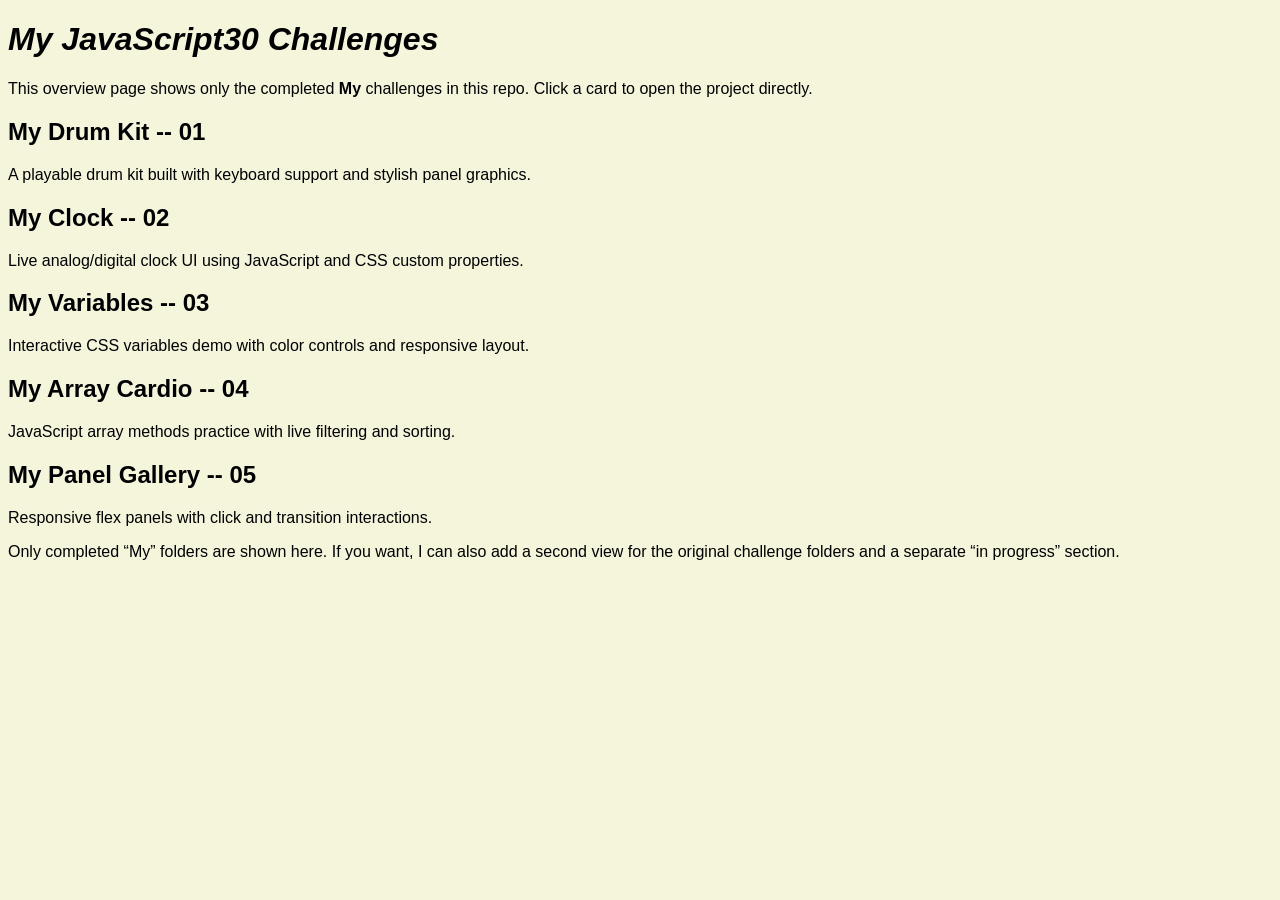
<file: index.html>
<!DOCTYPE html>
<html lang="en">
<head>
  <meta charset="UTF-8" />
  <meta name="viewport" content="width=device-width, initial-scale=1.0" />
  <title>My JavaScript30 Challenges</title>

<body>
    <header>
      <h1>My JavaScript30 Challenges</h1>
      <p class="lead">This overview page shows only the completed <strong>My</strong> challenges in this repo. Click a card to open the project directly.</p>
    </header>

    <article class="cards">
      <a class="card" href="./01 - My Drum Kit/index-START.html">
        <h2>My Drum Kit -- 01</h2>
        <p>A playable drum kit built with keyboard support and stylish panel graphics.</p>
      </a>

      <a class="card" href="./02 - My Clock/index-START.html">
        <h2>My Clock -- 02</h2>
        <p>Live analog/digital clock UI using JavaScript and CSS custom properties.</p>
      </a>

      <a class="card" href="./03 - My Variables/index-START.html">
        <h2>My Variables -- 03</h2>
        <p>Interactive CSS variables demo with color controls and responsive layout.</p>
      </a>

      <a class="card" href="./04 - My Array Cardio/index-START.html">
        <h2>My Array Cardio -- 04</h2>
        <p>JavaScript array methods practice with live filtering and sorting.</p>
      </a>

      <a class="card" href="./05 - My Panel Gallery/index-START.html">
        <h2>My Panel Gallery -- 05</h2>
        <p>Responsive flex panels with click and transition interactions.</p>
      </a>
    </article>

    <footer class="footer">
      <p>Only completed “My” folders are shown here. If you want, I can also add a second view for the original challenge folders and a separate “in progress” section.</p>
    </footer>
</body>
</html>

<style>
    body {
        font-family: Impact, Haettenschweiler, 'Arial Narrow Bold', sans-serif;
        background-color: beige;
    }

    h1 {
        font-style: italic;
    }

    a {
        color: black;
        text-decoration: none;
    }


</style>
</file>
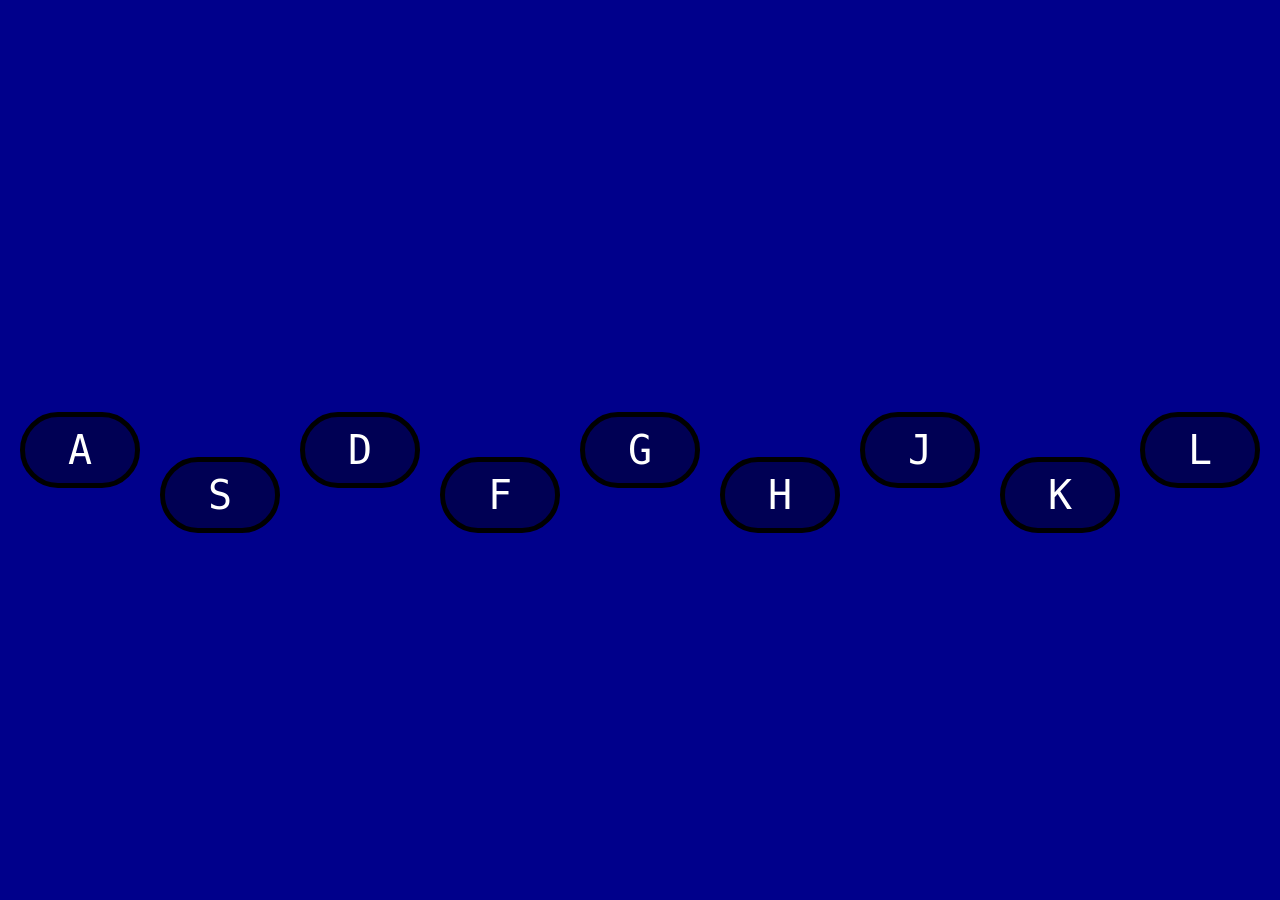
<file: 01 - My Drum Kit/index-START.html>
<!DOCTYPE html>
<html lang="en">
<head>
  <meta charset="UTF-8">
  <title>JS Drum Kit</title>
  <link rel="stylesheet" href="style.css">
  <link rel="icon" href="https://fav.farm/🔥" />
</head>
<body>
  <section class="keys">
    <div data-key="65" class="key">
      <kbd>A</kbd>
    </div>
    <div data-key="83" class="key">
      <kbd>S</kbd>
    </div>
    <div data-key="68" class="key">
      <kbd>D</kbd>
    </div>
    <div data-key="70" class="key">
      <kbd>F</kbd>
    </div>
    <div data-key="71" class="key">
      <kbd>G</kbd>
    </div>
    <div data-key="72" class="key">
      <kbd>H</kbd>
    </div>
    <div data-key="74" class="key">
      <kbd>J</kbd>
    </div>
    <div data-key="75" class="key">
      <kbd>K</kbd>
    </div>
    <div data-key="76" class="key">
      <kbd>L</kbd>
    </div>
  </section>

  <audio data-key="65" src="sounds/clap.wav"></audio>
  <audio data-key="83" src="sounds/hihat.wav"></audio>
  <audio data-key="68" src="sounds/kick.wav"></audio>
  <audio data-key="70" src="sounds/openhat.wav"></audio>
  <audio data-key="71" src="sounds/boom.wav"></audio>
  <audio data-key="72" src="sounds/ride.wav"></audio>
  <audio data-key="74" src="sounds/snare.wav"></audio>
  <audio data-key="75" src="sounds/tom.wav"></audio>
  <audio data-key="76" src="sounds/tink.wav"></audio>

<script>

window.addEventListener('keydown', function(e) {
  const audio = document.querySelector(`audio[data-key="${e.keyCode }"]`);
  const key = document.querySelector(`.key[data-key="${e.keyCode }"]`);
  // console.log(audio)
  // console.log(key)
  if(!audio) return;

  audio.currentTime = 0;
  audio.play();
  key.classList.add('playing'); 
});

function removeTransition(e) {
  if(e.propertyName !== 'transform') return;
  // console.log(e.propertyName);
  // console.log(this);
  this.classList.remove('playing');
}

const keys = document.querySelectorAll('.key');
keys.forEach(key => key.addEventListener('transitionend', removeTransition));

</script>


</body>
</html>
</file>
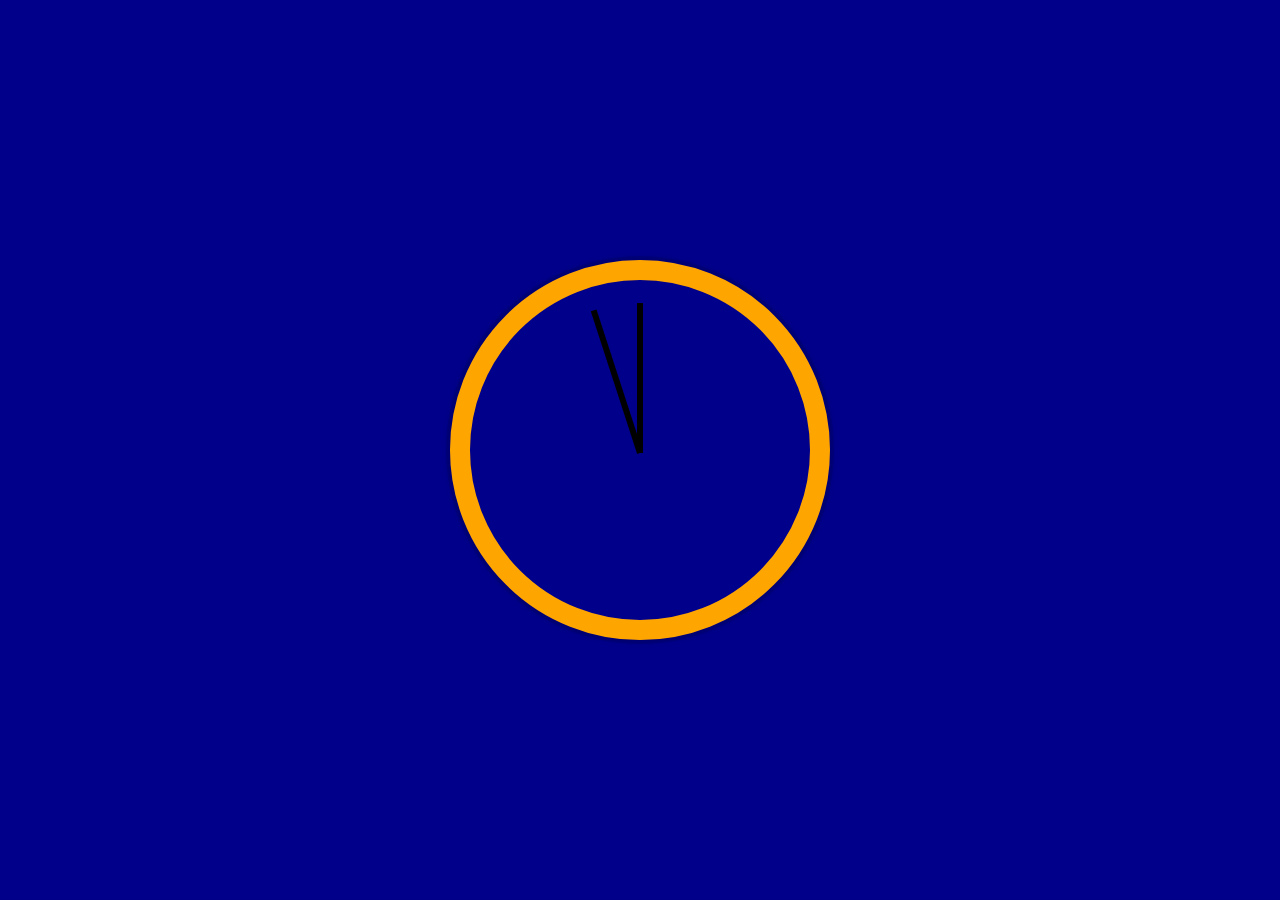
<file: 02 - My Clock/index-START.html>
<!DOCTYPE html>
<html lang="en">
<head>
  <meta charset="UTF-8">
  <title>JS + CSS Clock</title>
  <link rel="icon" href="https://fav.farm/🔥" />
</head>
<body>


    <div class="clock">
      <div class="clock-face">
        <div class="hand hour-hand"></div>
        <div class="hand min-hand"></div>
        <div class="hand second-hand"></div>
      </div>
    </div>


  <style>
    html {
      background: darkblue;
      font-family: 'helvetica neue';
      text-align: center;
      font-size: 10px;
    }

    body {
      margin: 0;
      font-size: 2rem;
      display: flex;
      flex: 1;
      min-height: 100vh;
      align-items: center;
    }

    .clock {
      width: 30rem;
      height: 30rem;
      border: 20px solid orange;
      border-radius: 50%;
      margin: 50px auto;
      position: relative;
      padding: 2rem;
      box-shadow:
        0 0 0 4px rgba(0,0,0,0.1),
        0 0 10px rgba(0,0,0,0.2);
    }

    .clock-face {
      position: relative;
      width: 100%;
      height: 100%;
    }

    .hand {
      width: 50%;
      height: 6px;
      background: black;
      position: absolute;
      top: 50%;
      transform-origin: 100%;
      transform: rotate(90deg);
      transition: all 0.05s ease;
      transition-timing-function: cubic-bezier(0.165, 0.84, 0.44, 1);
    }

  </style>

  <script>

    const secondHand = document.querySelector('.second-hand');

    function setDate() {
      const now = new Date();
      const seconds = now.getSeconds();
      const secondsDegree = ((seconds / 60) * 360) + 90;
      secondHand.style.transform=`rotate(${secondsDegree}deg)`;
      console.log(seconds);
    }

    setInterval(setDate, 1000);


  </script>
</body>
</html>
</file>
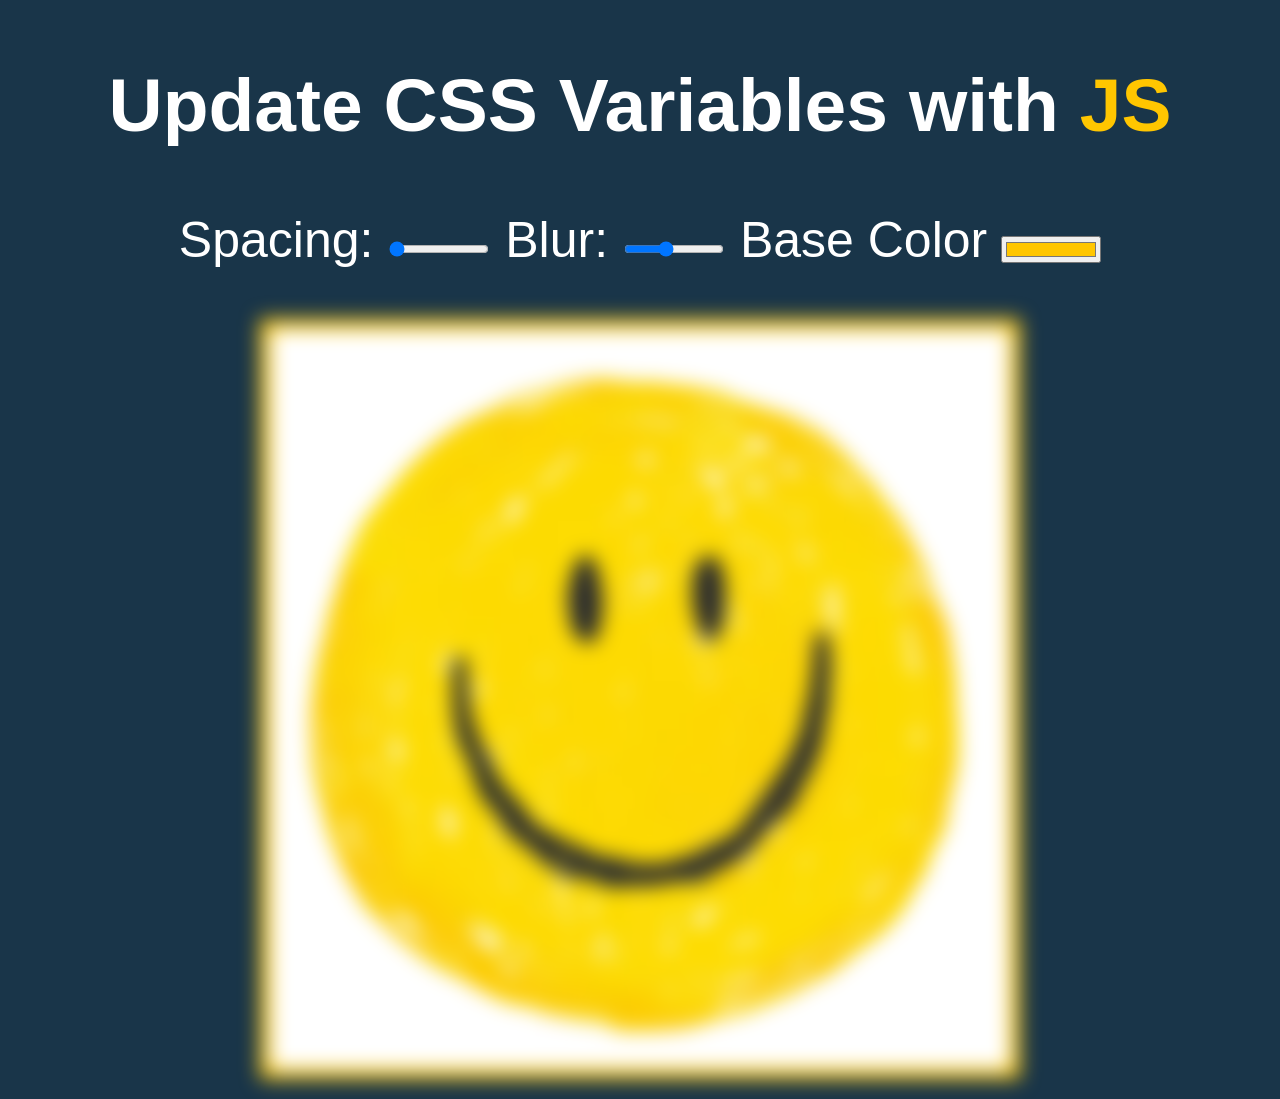
<file: 03 - My Variables/index-START.html>
<!DOCTYPE html>
<html lang="en">
<head>
  <meta charset="UTF-8">
  <title>Scoped CSS Variables and JS</title>
  <link rel="icon" href="https://fav.farm/✅" />
</head>
<body>
  <h2>Update CSS Variables with <span class='hl'>JS</span></h2>

  <div class="controls">
    <label for="spacing">Spacing:</label>
    <input id="spacing" type="range" name="spacing" min="10" max="200" value="10" data-sizing="px">

    <label for="blur">Blur:</label>
    <input id="blur" type="range" name="blur" min="0" max="25" value="10" data-sizing="px">

    <label for="base">Base Color</label>
    <input id="base" type="color" name="base" value="#ffc600">
  </div>

  <img src="smiley.avif">

  <style>
    :root {
      --base: #ffc600;
      --spacing: 10px;
      --blur: 10px;
    }

    img {
      padding: var(--spacing);
      background: var(--base);
      filter: blur(var(--blur));
    }

    .hl {
      color: var(--base);
    }

    /*
      misc styles, nothing to do with CSS variables
    */

    body {
      text-align: center;
      background: #193549;
      color: white;
      font-family: 'helvetica neue', sans-serif;
      font-weight: 100;
      font-size: 50px;
    }

    .controls {
      margin-bottom: 50px;
    }

    input {
      width: 100px;
    }
  </style>

  <script>
    const inputs = document.querySelectorAll('.controls input');

    function handleUpdate() {
      const suffix = this.dataset.sizing || '';
      document.documentElement.style.setProperty(`--${this.name}`, this.value + suffix);
    }

    inputs.forEach(input => input.addEventListener('change', handleUpdate));
    inputs.forEach(input => input.addEventlistener('mousemove', handleUpdate));
  </script>

</body>
</html>
</file>
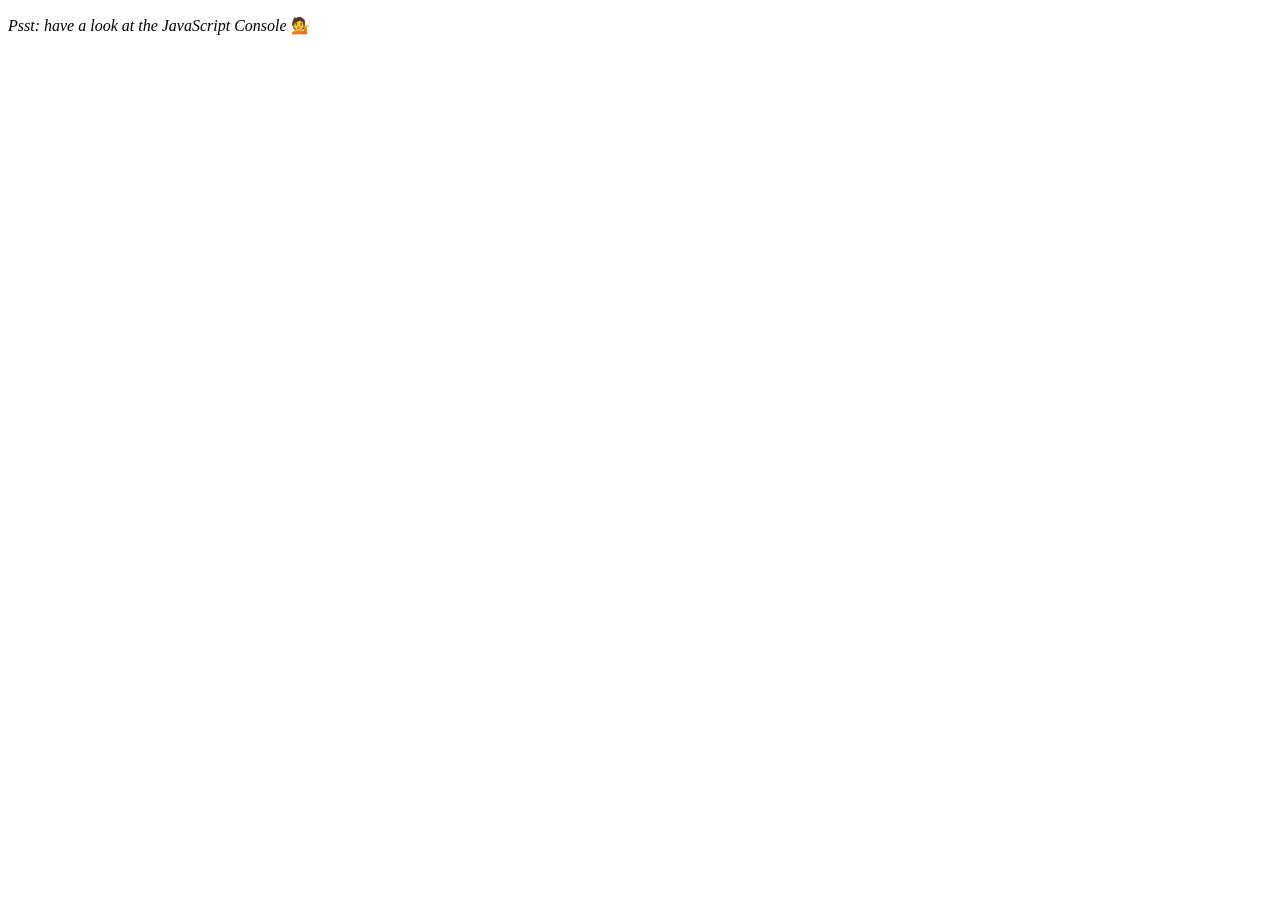
<file: 04 - My Array Cardio/index-START.html>
<!DOCTYPE html>
<html lang="en">
<head>
  <meta charset="UTF-8">
  <title>Array Cardio 💪</title>
  <link rel="icon" href="https://fav.farm/🔥" />
</head>
<body>
  <p><em>Psst: have a look at the JavaScript Console</em> 💁</p>
  <script>
    // Get your shorts on - this is an array workout!
    // ## Array Cardio Day 1

    // Some data we can work with

    const inventors = [
      { first: 'Albert', last: 'Einstein', year: 1879, passed: 1955 },
      { first: 'Isaac', last: 'Newton', year: 1643, passed: 1727 },
      { first: 'Galileo', last: 'Galilei', year: 1564, passed: 1642 },
      { first: 'Marie', last: 'Curie', year: 1867, passed: 1934 },
      { first: 'Johannes', last: 'Kepler', year: 1571, passed: 1630 },
      { first: 'Nicolaus', last: 'Copernicus', year: 1473, passed: 1543 },
      { first: 'Max', last: 'Planck', year: 1858, passed: 1947 },
      { first: 'Katherine', last: 'Blodgett', year: 1898, passed: 1979 },
      { first: 'Ada', last: 'Lovelace', year: 1815, passed: 1852 },
      { first: 'Sarah E.', last: 'Goode', year: 1855, passed: 1905 },
      { first: 'Lise', last: 'Meitner', year: 1878, passed: 1968 },
      { first: 'Hanna', last: 'Hammarström', year: 1829, passed: 1909 }
    ];

    const people = [
      'Bernhard, Sandra', 'Bethea, Erin', 'Becker, Carl', 'Bentsen, Lloyd', 'Beckett, Samuel', 'Blake, William', 'Berger, Ric', 'Beddoes, Mick', 'Beethoven, Ludwig',
      'Belloc, Hilaire', 'Begin, Menachem', 'Bellow, Saul', 'Benchley, Robert', 'Blair, Robert', 'Benenson, Peter', 'Benjamin, Walter', 'Berlin, Irving',
      'Benn, Tony', 'Benson, Leana', 'Bent, Silas', 'Berle, Milton', 'Berry, Halle', 'Biko, Steve', 'Beck, Glenn', 'Bergman, Ingmar', 'Black, Elk', 'Berio, Luciano',
      'Berne, Eric', 'Berra, Yogi', 'Berry, Wendell', 'Bevan, Aneurin', 'Ben-Gurion, David', 'Bevel, Ken', 'Biden, Joseph', 'Bennington, Chester', 'Bierce, Ambrose',
      'Billings, Josh', 'Birrell, Augustine', 'Blair, Tony', 'Beecher, Henry', 'Biondo, Frank'
    ];
    
    // Array.prototype.filter()
    // 1. Filter the list of inventors for those who were born in the 1500's

    const years =  inventors.filter(inventor => (inventor.year >= 1500 && inventor.year < 1600))
      console.table(years);

    // Array.prototype.map()
    // 2. Give us an array of the inventors first and last names

    const names = inventors.map(inventor => `${inventor.first} ${inventor.last}`)
    console.log(names);

    // Array.prototype.sort()
    // 3. Sort the inventors by birthdate, oldest to youngest

    const sort = inventors.sort((a, b) => a.year > b.year ? 1 : -1);
    console.table(sort);

    // Array.prototype.reduce()
    // 4. How many years did all the inventors live all together?

    const lived = inventors.reduce((total, inventor) => {
      return total + (inventor.passed - inventor.year);
    }, 0);
    console.log(lived);

    // 5. Sort the inventors by years lived

    const oldest = inventors.sort((a, b) => {
      const lastGuy = a.passed - a.year;
      const newGuy = b.passed - b.year;
      if (lastGuy > newGuy ? -1 : 1);
    });
    console.table(oldest);

    // 6. create a list of Boulevards in Paris that contain 'de' anywhere in the name
    // https://en.wikipedia.org/wiki/Category:Boulevards_in_Paris

   const alpha = people.sort((lastOne, nextOne) => {
      const [aLast, aFirst] = lastOne.split(', ');
      const [bLast, bFirst] = nextOne.split(', ');
      return aLast > bLast ? 1 : -1;
    });
    console.log(alpha);

    // 8. Reduce Exercise
    // Sum up the instances of each of these
    const data = ['car', 'car', 'truck', 'truck', 'bike', 'walk', 'car', 'van', 'bike', 'walk', 'car', 'van', 'car', 'truck', 'pogostick'];

    const transportation = data.reduce(function(obj, item) {
      if (!obj[item]) {
        obj[item] = 0;
      }
      obj[item]++;
      return obj;
    }, {});

    console.log(transportation);
    
  </script>
</body>
</html>
</file>
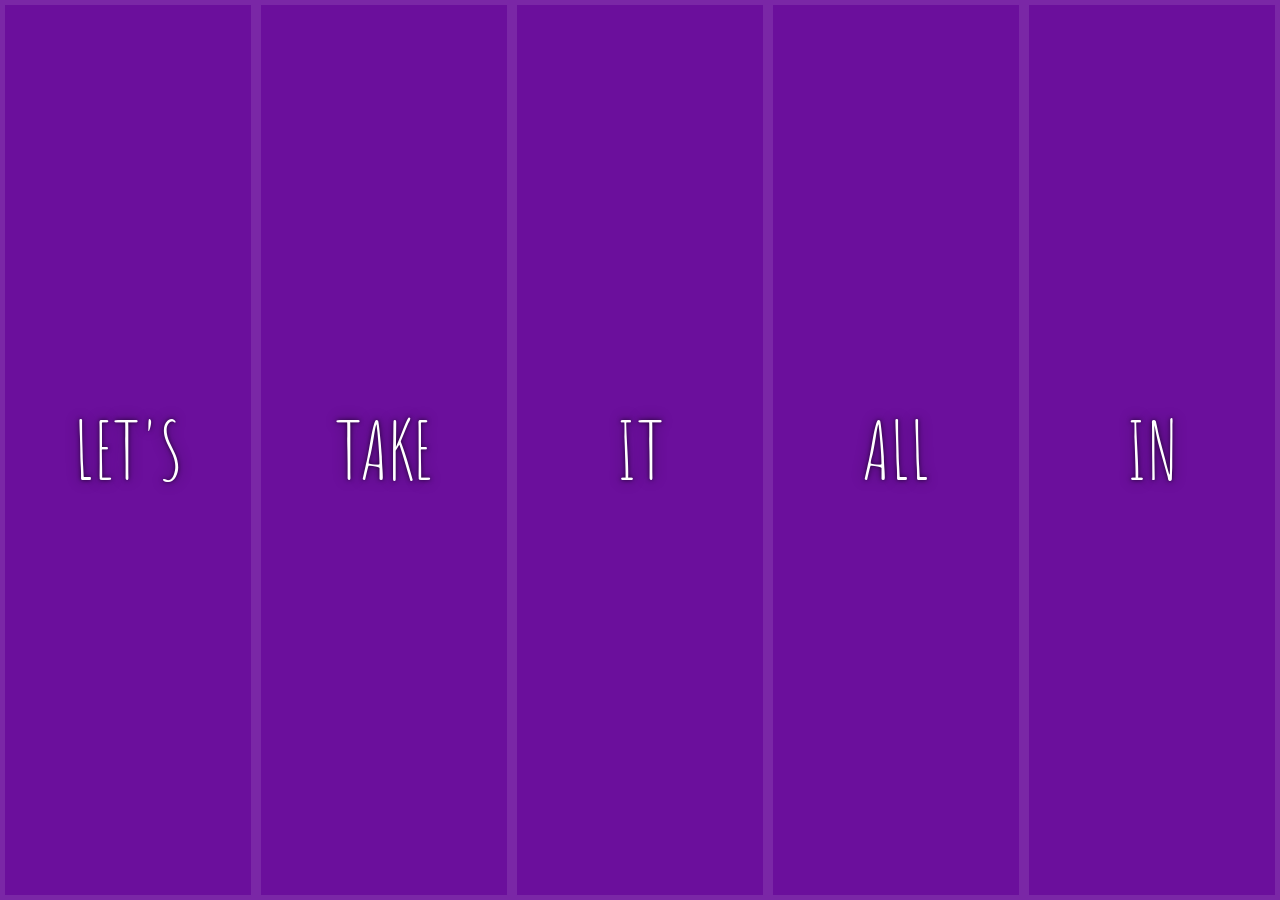
<file: 05 - My Panel Gallery/index-START.html>
<!DOCTYPE html>
<html lang="en">
<head>
  <meta charset="UTF-8">
  <title>Flex Panels 💪</title>
  <link href='https://fonts.googleapis.com/css?family=Amatic+SC' rel='stylesheet' type='text/css'>
  <link rel="icon" href="https://fav.farm/🔥" />
</head>
<body>
  <style>
    html {
      box-sizing: border-box;
      background: #ffc600;
      font-family: 'helvetica neue';
      font-size: 20px;
      font-weight: 200;
    }

    body {
      margin: 0;
    }

    *, *:before, *:after {
      box-sizing: inherit;
    }

    .panels {
      display: flex;
      min-height: 100vh;
      overflow: hidden;
    }

    .panel {
      display: flex;
      flex: 1;
      justify-content: center;
      flex-direction: column;
      align-items: center;
      background: #6B0F9C;
      box-shadow: inset 0 0 0 5px rgba(255,255,255,0.1);
      color: white;
      text-align: center;
      /* Safari transitionend event.propertyName === flex */
      /* Chrome + FF transitionend event.propertyName === flex-grow */
      transition:
        font-size 0.7s cubic-bezier(0.61,-0.19, 0.7,-0.11),
        flex 0.7s cubic-bezier(0.61,-0.19, 0.7,-0.11),
        background 0.2s;
      font-size: 20px;
      background-size: cover;
      background-position: center;
    }

    /* Flex Children */
    .panel > * {
      flex: 1 0 auto;
      display: flex;
      justify-content: center;
      align-items: center;
      margin: 0;
      width: 100%;
      transition: transform 0.5s;
    }

    .panel > *:first-child {
      transform: translateY(-100%);
    }

    .panel.open-active > *:first-child {
      transform: translateY(0);
    }

    .panel > *:last-child {
      transform: translateY(100%);
    }

    .panel.open-active > *:last-child {
      transform: translateY(0);
    }

    .panel p {
      text-transform: uppercase;
      font-family: 'Amatic SC', cursive;
      text-shadow: 0 0 4px rgba(0, 0, 0, 0.72), 0 0 14px rgba(0, 0, 0, 0.45);
      font-size: 2em;
    }

    .panel p:nth-child(2) {
      font-size: 4em;
    }

    .panel.open {
      flex: 5;
      background-color: blue;
      border-radius: 100px;
      corner-shape: bevel
    }

  </style>


  <div class="panels">
    <div class="panel panel1">
      <p>Hey</p>
      <p>Let's</p>
      <p>Dance</p>
    </div>
    <div class="panel panel2">
      <p>Give</p>
      <p>Take</p>
      <p>Receive</p>
    </div>
    <div class="panel panel3">
      <p>Experience</p>
      <p>It</p>
      <p>Today</p>
    </div>
    <div class="panel panel4">
      <p>Give</p>
      <p>All</p>
      <p>You can</p>
    </div>
    <div class="panel panel5">
      <p>Life</p>
      <p>In</p>
      <p>Motion</p>
    </div>
  </div>

  <script>
    const panels = document.querySelectorAll('.panel');

    function toggleOpen() {
      this.classList.toggle('open');
    }
    
    function toggleActive(e) {
      if (e.propertyName.includes('flex')) {
        this.classList.toggle('open-active');
      }
    }

    panels.forEach(panel => panel.addEventListener('click', toggleOpen));
    panels.forEach(panel => panel.addEventListener('transitionend', toggleActive));
  </script>



</body>
</html>
</file>
<file: 01 - My Drum Kit/style.css>
html {
  font-size: 10px;
  background: darkblue;
  background-size: cover;
}

body,html {
  margin: 0;
  padding: 0;
  font-family: sans-serif;
}

.keys {
  display: flex;
  flex: 1;
  min-height: 100vh;
  align-items: center;
  justify-content: center;
}

.key {
  border: .5rem solid black;
  border-radius: 5rem;
  margin: 1rem;
  font-size: 1.5rem;
  padding: 1rem .5rem;
  transition: all .07s ease;
  width: 10rem;
  text-align: center;
  color: white;
  background: rgba(0,0,0,0.4);
}

.key:nth-of-type(2), .key:nth-of-type(4), .key:nth-of-type(6), .key:nth-of-type(8), .key:nth-of-type(10) {
  margin-top: 10rem;
  font-size: 1.7rem;
}

.playing {
  transform: scale(1.1);
  border-color: #ffc600;
  box-shadow: 0 0 1rem #ffc600;
}

kbd {
  display: block;
  font-size: 4rem;
}

.sound {
  font-size: 1.2rem;
  text-transform: uppercase;
  letter-spacing: .1rem;
  color: #ffc600;
}
</file>
